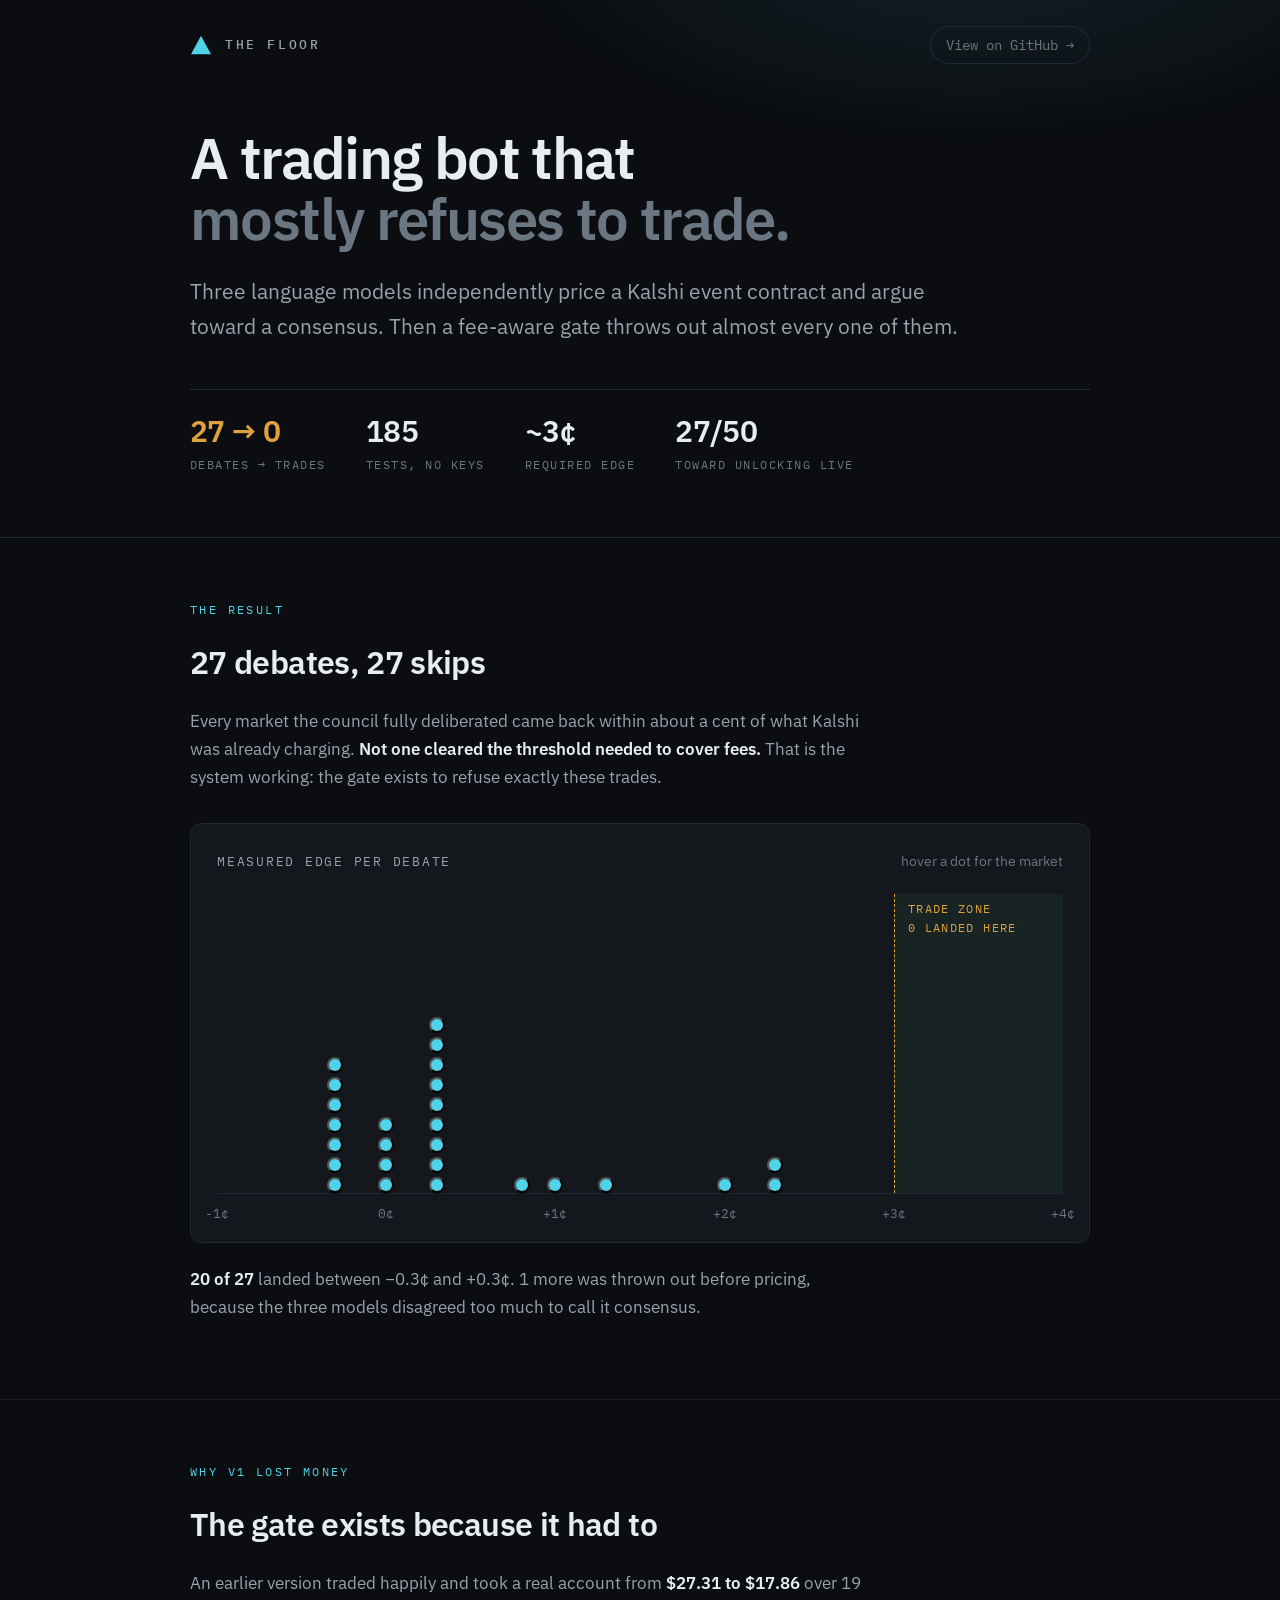
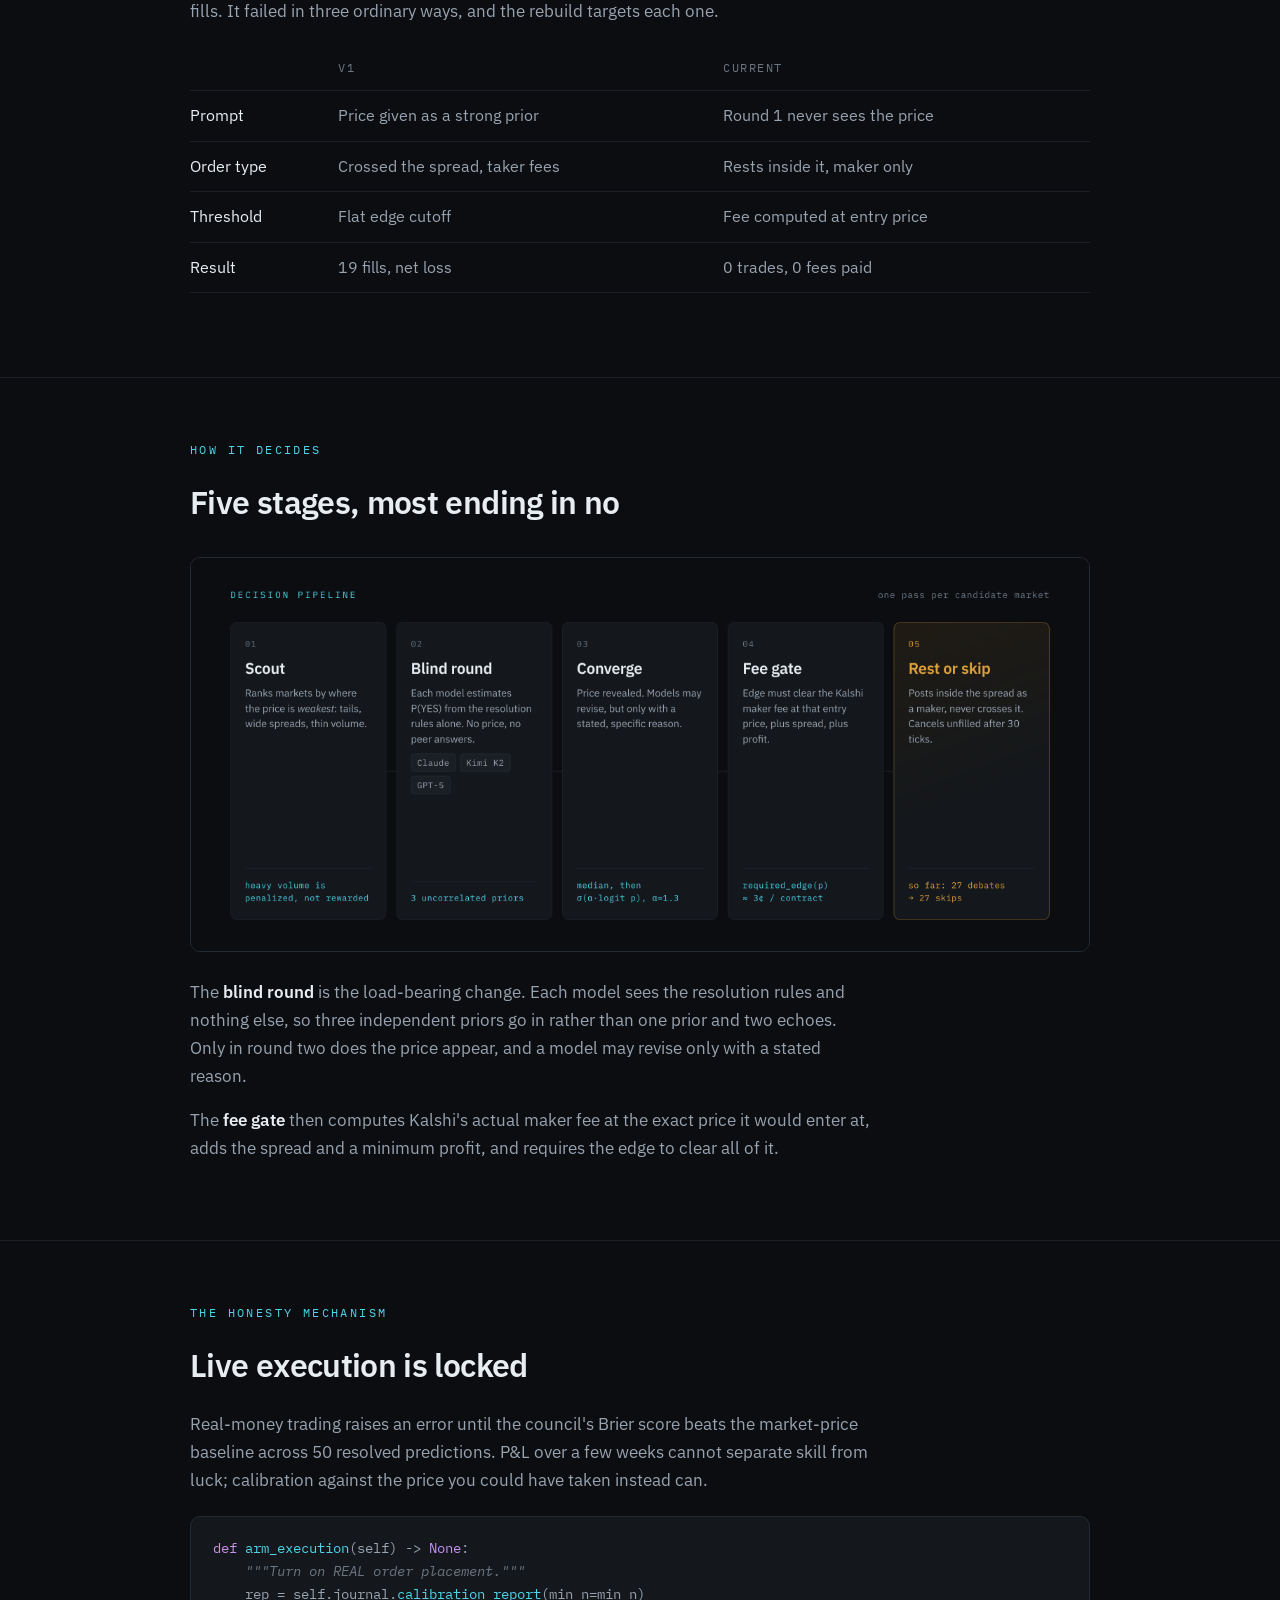
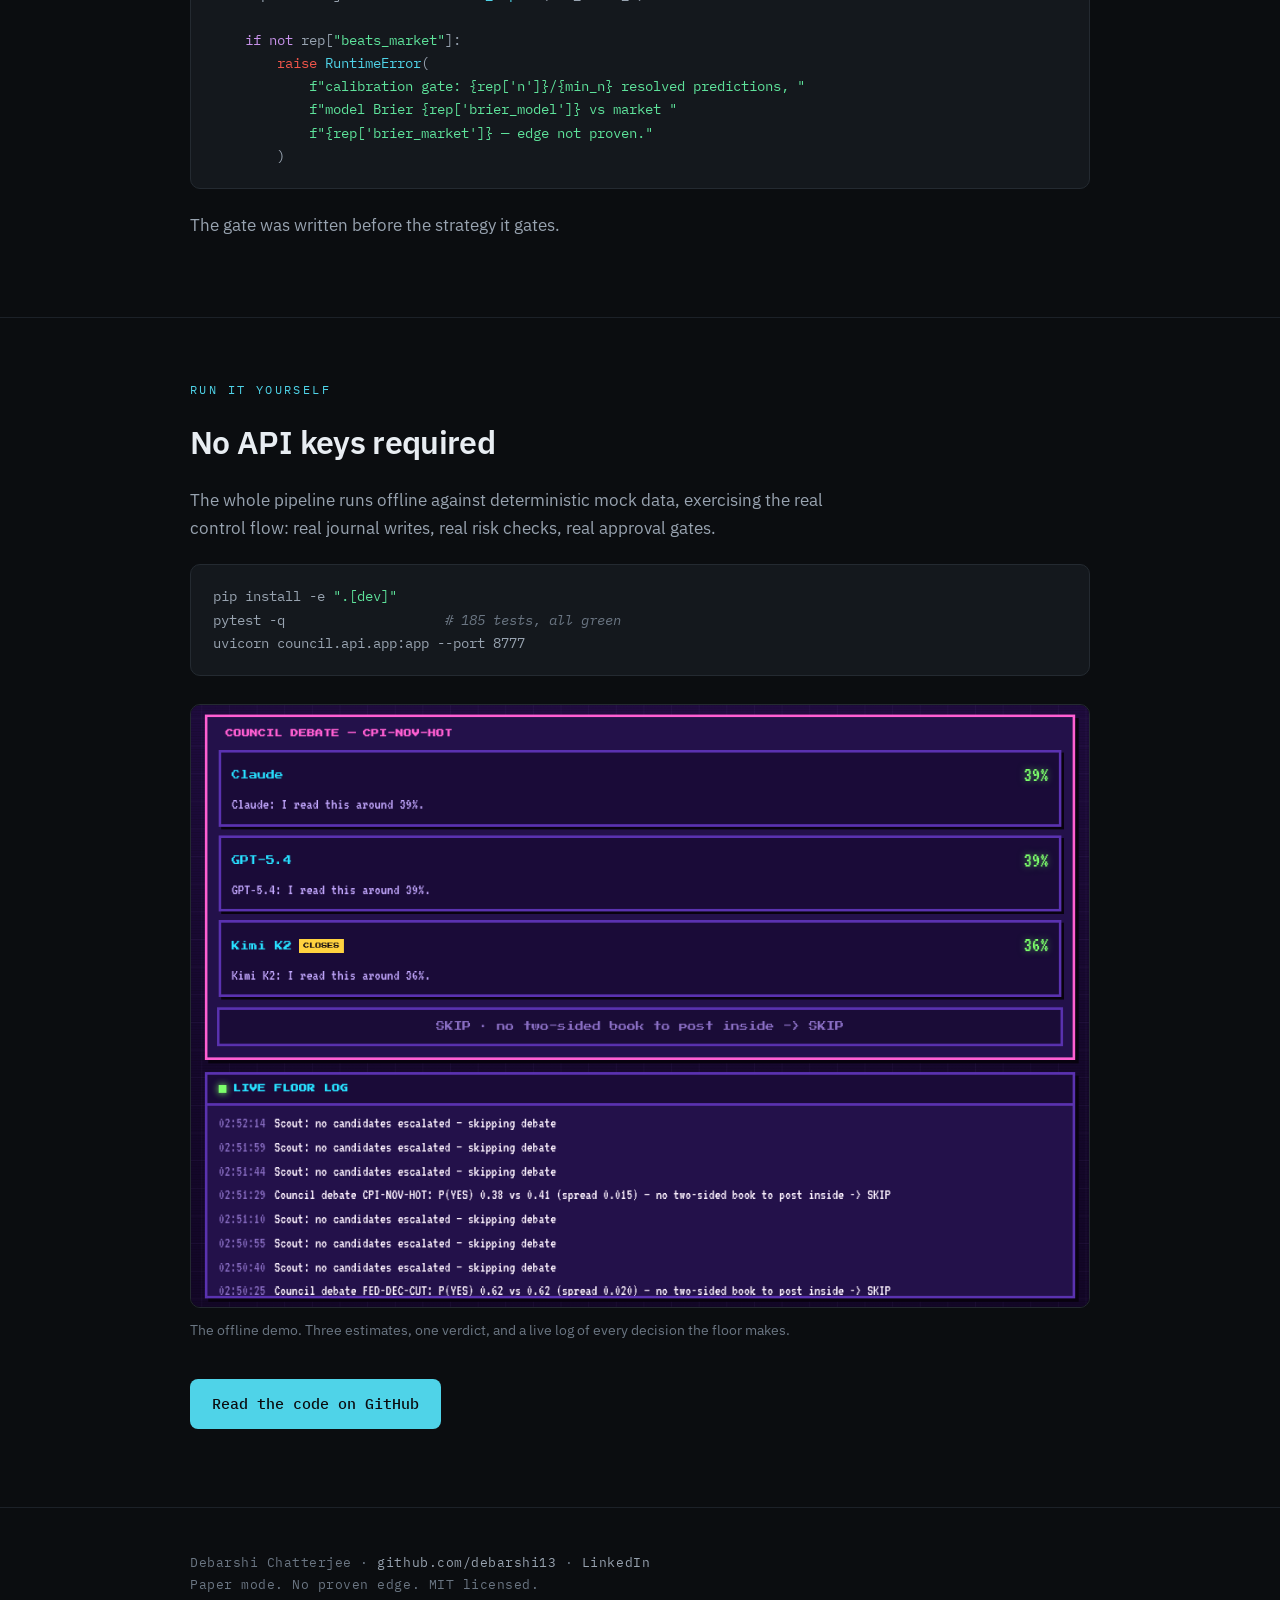
<file: docs/index.html>
<!doctype html>
<html lang="en">
<head>
<meta charset="utf-8">
<meta name="viewport" content="width=device-width, initial-scale=1">
<title>The Floor — a multi-model Kalshi council</title>
<meta name="description" content="Three LLMs price Kalshi event contracts. A fee-aware gate throws out almost every one. 27 debates, 27 skips.">
<meta property="og:title" content="The Floor — a trading bot that mostly refuses to trade">
<meta property="og:description" content="Three LLMs price Kalshi event contracts. A fee-aware gate throws out almost every one.">
<meta property="og:image" content="assets/social-card.png">
<meta property="og:type" content="website">
<meta name="twitter:card" content="summary_large_image">
<link rel="preconnect" href="https://fonts.googleapis.com">
<link rel="preconnect" href="https://fonts.gstatic.com" crossorigin>
<link rel="stylesheet" href="https://fonts.googleapis.com/css2?family=IBM+Plex+Sans:wght@400;500;600;700&family=IBM+Plex+Mono:wght@400;500&display=swap">
<link rel="icon" href="data:image/svg+xml,<svg xmlns='http://www.w3.org/2000/svg' viewBox='0 0 26 24'><path d='M1 23 L13 1 L25 23 Z' fill='%234FD3E8'/></svg>">
<style>
:root{
  --ground:#0B0D10; --panel:#14181D; --panel-2:#1A1F26;
  --rule:#242A31; --rule-soft:#1C2128;
  --ink:#E8EDF2; --ink-2:#98A3B0; --ink-3:#6B7683;
  --cyan:#4FD3E8; --amber:#E0A23C; --red:#F0554A; --green:#5EE39B;
  --sans:'IBM Plex Sans',system-ui,-apple-system,sans-serif;
  --mono:'IBM Plex Mono',ui-monospace,monospace;
}
*{box-sizing:border-box}
html{scroll-behavior:smooth}
body{
  margin:0;background:var(--ground);color:var(--ink);
  font-family:var(--sans);font-size:17px;line-height:1.65;
  -webkit-font-smoothing:antialiased;
}
.wrap{max-width:940px;margin:0 auto;padding:0 20px}
a{color:var(--cyan)}
code{font-family:var(--mono);font-size:.88em;background:var(--panel-2);
  border:1px solid var(--rule-soft);border-radius:4px;padding:2px 6px}

/* ── hero ── */
header{
  border-bottom:1px solid var(--rule);
  background:radial-gradient(760px 320px at 76% -10%,rgba(79,211,232,.10),transparent 62%);
  padding:26px 0 62px;
}
nav{display:flex;align-items:center;gap:13px;margin-bottom:64px}
nav svg{width:22px;height:20px}
nav .nm{font-family:var(--mono);font-size:13px;letter-spacing:.2em;
  text-transform:uppercase;color:var(--ink-2);font-weight:500}
nav .gh{margin-left:auto;font-family:var(--mono);font-size:13.5px;
  color:var(--ink-3);text-decoration:none;border:1px solid var(--rule);
  border-radius:999px;padding:7px 15px;transition:border-color .18s,color .18s}
nav .gh:hover,nav .gh:focus-visible{color:var(--cyan);border-color:var(--cyan)}
h1{font-size:clamp(36px,6vw,58px);line-height:1.05;letter-spacing:-.028em;
  font-weight:600;margin:0;text-wrap:balance}
h1 .dim{color:var(--ink-3)}
.lede{font-size:21px;color:var(--ink-2);margin:24px 0 0;max-width:60ch}
.kpis{display:flex;flex-wrap:wrap;gap:40px;margin-top:46px;
  padding-top:26px;border-top:1px solid var(--rule)}
.kpi .v{font-size:30px;font-weight:600;letter-spacing:-.02em;line-height:1;
  font-variant-numeric:tabular-nums}
.kpi .l{font-family:var(--mono);font-size:11.5px;letter-spacing:.13em;
  text-transform:uppercase;color:var(--ink-3);margin-top:10px}
.kpi.hl .v{color:var(--amber)}

/* ── sections ── */
section{padding:62px 0;border-bottom:1px solid var(--rule-soft)}
.eyebrow{font-family:var(--mono);font-size:12px;letter-spacing:.2em;
  text-transform:uppercase;color:var(--cyan);margin-bottom:16px}
h2{font-size:32px;font-weight:600;letter-spacing:-.02em;margin:0 0 18px;
  text-wrap:balance}
p{margin:0 0 16px;color:var(--ink-2);max-width:68ch}
p strong{color:var(--ink);font-weight:600}

/* ── interactive plot ── */
.figure{margin:32px 0 0;background:var(--panel);border:1px solid var(--rule);
  border-radius:12px;padding:26px 26px 18px}
.figtop{display:flex;align-items:baseline;gap:14px;margin-bottom:22px;flex-wrap:wrap}
.figtop .t{font-family:var(--mono);font-size:12.5px;letter-spacing:.14em;
  text-transform:uppercase;color:var(--ink-2)}
.figtop .hint{margin-left:auto;font-size:13.5px;color:var(--ink-3)}
.plot{position:relative;height:300px;border-bottom:1px solid var(--rule)}
.zone{position:absolute;top:0;bottom:0;left:80%;right:0;
  background:rgba(94,227,155,.05);border-left:1px dashed var(--amber)}
.zlab{position:absolute;left:calc(80% + 14px);top:6px;
  font-family:var(--mono);font-size:11.5px;letter-spacing:.12em;
  text-transform:uppercase;color:var(--amber);line-height:1.6}
.dot{position:absolute;width:16px;height:16px;border-radius:50%;
  background:var(--cyan);margin-left:-8px;box-shadow:0 0 0 2px var(--panel);
  cursor:pointer;transition:transform .14s ease,background .14s ease}
.dot:hover,.dot:focus-visible{transform:scale(1.42);background:#fff;outline:none;z-index:5}
.axis{position:relative;height:30px}
.tick{position:absolute;top:9px;transform:translateX(-50%);
  font-family:var(--mono);font-size:13px;color:var(--ink-3);
  font-variant-numeric:tabular-nums}
#tip{
  position:absolute;pointer-events:none;opacity:0;transition:opacity .13s;
  background:#05070A;border:1px solid var(--rule);border-radius:8px;
  padding:11px 13px;font-size:13px;line-height:1.55;z-index:10;
  max-width:290px;box-shadow:0 8px 26px rgba(0,0,0,.6);
}
#tip .ti{color:var(--ink);font-weight:500;margin-bottom:6px}
#tip .tr{font-family:var(--mono);font-size:12px;color:var(--ink-3);
  display:flex;justify-content:space-between;gap:18px}
#tip .tr b{color:var(--cyan);font-weight:400}
table{width:100%;border-collapse:collapse;margin:22px 0;font-size:15.5px}
th,td{text-align:left;padding:12px 14px 12px 0;border-bottom:1px solid var(--rule-soft)}
th{font-family:var(--mono);font-size:11.5px;letter-spacing:.13em;
  text-transform:uppercase;color:var(--ink-3);font-weight:400}
td{color:var(--ink-2)}
td:first-child{color:var(--ink)}
pre{background:var(--panel);border:1px solid var(--rule);border-radius:10px;
  padding:20px 22px;overflow-x:auto;font-family:var(--mono);font-size:14px;
  line-height:1.65;color:var(--ink-2);margin:22px 0}
pre .k{color:#C792EA} pre .f{color:var(--cyan)} pre .s{color:var(--green)}
pre .c{color:var(--ink-3);font-style:italic} pre .r{color:var(--red)}
figure{margin:28px 0 0}
figure img{width:100%;display:block;border:1px solid var(--rule);border-radius:10px}
figcaption{font-size:14px;color:var(--ink-3);margin-top:12px;line-height:1.55}
.cta{display:inline-flex;align-items:center;gap:10px;margin-top:8px;
  font-family:var(--mono);font-size:14.5px;text-decoration:none;color:var(--ground);
  background:var(--cyan);border-radius:8px;padding:13px 22px;font-weight:500;
  transition:filter .18s}
.cta:hover{filter:brightness(1.12)}
footer{padding:44px 0 70px;font-family:var(--mono);font-size:13px;
  color:var(--ink-3);letter-spacing:.04em}
footer a{color:var(--ink-2);text-decoration:none}
footer a:hover{color:var(--cyan)}
@media (prefers-reduced-motion:reduce){
  html{scroll-behavior:auto} *{transition:none!important}
}
@media (max-width:620px){
  .kpis{gap:26px} .plot{height:240px}
  .zlab{display:none} .figtop .hint{display:none}
}
</style>
</head>
<body>

<header>
  <div class="wrap">
    <nav>
      <svg viewBox="0 0 26 24" aria-hidden="true"><path d="M1 23 L13 1 L25 23 Z" fill="#4FD3E8"/></svg>
      <span class="nm">The Floor</span>
      <a class="gh" href="https://github.com/debarshi13/kalshi-llm-council">View on GitHub &rarr;</a>
    </nav>
    <h1>A trading bot that<br><span class="dim">mostly refuses to trade.</span></h1>
    <p class="lede">Three language models independently price a Kalshi event contract and argue
    toward a consensus. Then a fee-aware gate throws out almost every one of them.</p>
    <div class="kpis">
      <div class="kpi hl"><div class="v">27 &rarr; 0</div><div class="l">debates &rarr; trades</div></div>
      <div class="kpi"><div class="v">185</div><div class="l">tests, no keys</div></div>
      <div class="kpi"><div class="v">~3&cent;</div><div class="l">required edge</div></div>
      <div class="kpi"><div class="v">27/50</div><div class="l">toward unlocking live</div></div>
    </div>
  </div>
</header>

<section>
  <div class="wrap">
    <div class="eyebrow">The result</div>
    <h2>27 debates, 27 skips</h2>
    <p>Every market the council fully deliberated came back within about a cent of what Kalshi
    was already charging. <strong>Not one cleared the threshold needed to cover fees.</strong>
    That is the system working: the gate exists to refuse exactly these trades.</p>

    <div class="figure">
      <div class="figtop">
        <span class="t">Measured edge per debate</span>
        <span class="hint">hover a dot for the market</span>
      </div>
      <div class="plot" id="plot">
        <div class="zone"></div>
        <div class="zlab">Trade zone<br>0 landed here</div>
      </div>
      <div class="axis" id="axis"></div>
    </div>

    <p style="margin-top:22px"><strong>20 of 27</strong> landed between &minus;0.3&cent;
    and +0.3&cent;. 1 more was thrown out before pricing, because the three models
    disagreed too much to call it consensus.</p>
  </div>
</section>

<section>
  <div class="wrap">
    <div class="eyebrow">Why v1 lost money</div>
    <h2>The gate exists because it had to</h2>
    <p>An earlier version traded happily and took a real account from <strong>$27.31 to
    $17.86</strong> over 19 fills. It failed in three ordinary ways, and the rebuild targets
    each one.</p>
    <table>
      <thead><tr><th>&nbsp;</th><th>v1</th><th>Current</th></tr></thead>
      <tbody>
        <tr><td>Prompt</td><td>Price given as a strong prior</td><td>Round 1 never sees the price</td></tr>
        <tr><td>Order type</td><td>Crossed the spread, taker fees</td><td>Rests inside it, maker only</td></tr>
        <tr><td>Threshold</td><td>Flat edge cutoff</td><td>Fee computed at entry price</td></tr>
        <tr><td>Result</td><td>19 fills, net loss</td><td>0 trades, 0 fees paid</td></tr>
      </tbody>
    </table>
  </div>
</section>

<section>
  <div class="wrap">
    <div class="eyebrow">How it decides</div>
    <h2>Five stages, most ending in no</h2>
    <figure>
      <img src="assets/pipeline.png" alt="Pipeline: scout ranks weakly priced markets, three models estimate blind, they converge after seeing the price, a fee-aware gate checks the edge, then the bot rests an order or skips.">
    </figure>
    <p style="margin-top:26px">The <strong>blind round</strong> is the load-bearing change.
    Each model sees the resolution rules and nothing else, so three independent priors go in
    rather than one prior and two echoes. Only in round two does the price appear, and a model
    may revise only with a stated reason.</p>
    <p>The <strong>fee gate</strong> then computes Kalshi's actual maker fee at the exact price
    it would enter at, adds the spread and a minimum profit, and requires the edge to clear all
    of it.</p>
  </div>
</section>

<section>
  <div class="wrap">
    <div class="eyebrow">The honesty mechanism</div>
    <h2>Live execution is locked</h2>
    <p>Real-money trading raises an error until the council's Brier score beats the market-price
    baseline across 50 resolved predictions. P&amp;L over a few weeks cannot separate skill from
    luck; calibration against the price you could have taken instead can.</p>
<pre><span class="k">def</span> <span class="f">arm_execution</span>(self) -&gt; <span class="k">None</span>:
    <span class="c">"""Turn on REAL order placement."""</span>
    rep = self.journal.<span class="f">calibration_report</span>(min_n=min_n)

    <span class="k">if not</span> rep[<span class="s">"beats_market"</span>]:
        <span class="k r">raise</span> <span class="f">RuntimeError</span>(
            <span class="s">f"calibration gate: {rep['n']}/{min_n} resolved predictions, "</span>
            <span class="s">f"model Brier {rep['brier_model']} vs market "</span>
            <span class="s">f"{rep['brier_market']} — edge not proven."</span>
        )</pre>
    <p>The gate was written before the strategy it gates.</p>
  </div>
</section>

<section>
  <div class="wrap">
    <div class="eyebrow">Run it yourself</div>
    <h2>No API keys required</h2>
    <p>The whole pipeline runs offline against deterministic mock data, exercising the real
    control flow: real journal writes, real risk checks, real approval gates.</p>
<pre>pip install -e <span class="s">".[dev]"</span>
pytest -q                    <span class="c"># 185 tests, all green</span>
uvicorn council.api.app:app --port 8777</pre>
    <figure>
      <img src="assets/screenshot.png" alt="The Floor dashboard: a council debate on CPI-NOV-HOT with Claude at 39 percent, GPT-5.4 at 39 percent and Kimi K2 at 36 percent, ending in SKIP.">
      <figcaption>The offline demo. Three estimates, one verdict, and a live log of every
      decision the floor makes.</figcaption>
    </figure>
    <p style="margin-top:30px">
      <a class="cta" href="https://github.com/debarshi13/kalshi-llm-council">Read the code on GitHub</a>
    </p>
  </div>
</section>

<footer>
  <div class="wrap">
    Debarshi Chatterjee ·
    <a href="https://github.com/debarshi13">github.com/debarshi13</a> ·
    <a href="https://linkedin.com/in/debarshi-chatterjee">LinkedIn</a><br>
    <span style="color:var(--ink-3)">Paper mode. No proven edge. MIT licensed.</span>
  </div>
</footer>

<div id="tip" role="tooltip"></div>

<script>
const PTS = [{"e":0.8,"t":"Fed cuts rates in December?","s":"FED","mp":0.62,"cp":0.6123,"sp":0.028},{"e":1.0,"t":"Los Angeles D vs Minnesota Winner?","s":"KXMLBGAME","mp":0.6,"cp":0.58,"sp":0.0082},{"e":0.3,"t":"Chicago C vs New York M Winner?","s":"KXMLBGAME","mp":0.52,"cp":0.5233,"sp":0.0047},{"e":0.0,"t":"Arizona vs St. Louis Winner?","s":"KXMLBGAME","mp":0.57,"cp":0.56,"sp":0.0082},{"e":-0.3,"t":"Boston vs Colorado Winner?","s":"KXMLBGAME","mp":0.47,"cp":0.4667,"sp":0.0047},{"e":0.3,"t":"Philadelphia vs Washington Winner?","s":"KXMLBGAME","mp":0.57,"cp":0.5567,"sp":0.0125},{"e":0.3,"t":"Los Angeles D wins by over 1.5 runs?","s":"KXMLBSPREAD","mp":0.46,"cp":0.4567,"sp":0.0047},{"e":0.0,"t":"Chicago C wins by over 1.5 runs?","s":"KXMLBSPREAD","mp":0.41,"cp":0.41,"sp":0.0},{"e":0.0,"t":"Milwaukee vs Cincinnati Winner?","s":"KXMLBGAME","mp":0.61,"cp":0.6,"sp":0.0},{"e":-0.3,"t":"Los Angeles D vs Minnesota Total Runs?","s":"KXMLBTOTAL","mp":0.46,"cp":0.4633,"sp":0.0047},{"e":-0.3,"t":"Houston vs Toronto Winner?","s":"KXMLBGAME","mp":0.47,"cp":0.4667,"sp":0.0047},{"e":0.0,"t":"Houston vs Toronto Winner?","s":"KXMLBGAME","mp":0.54,"cp":0.54,"sp":0.0},{"e":0.3,"t":"Cleveland vs Chicago WS Winner?","s":"KXMLBGAME","mp":0.48,"cp":0.4767,"sp":0.0047},{"e":0.3,"t":"Atlanta vs San Diego Winner?","s":"KXMLBGAME","mp":0.52,"cp":0.5233,"sp":0.0047},{"e":0.3,"t":"Philadelphia vs Washington Winner?","s":"KXMLBGAME","mp":0.46,"cp":0.4633,"sp":0.0047},{"e":0.3,"t":"Los Angeles D vs Minnesota Winner?","s":"KXMLBGAME","mp":0.42,"cp":0.4233,"sp":0.0047},{"e":-0.3,"t":"Boston vs Colorado Total Runs?","s":"KXMLBTOTAL","mp":0.89,"cp":0.8867,"sp":0.0047},{"e":-0.3,"t":"Baltimore vs Los Angeles A Winner?","s":"KXMLBGAME","mp":0.41,"cp":0.4067,"sp":0.0047},{"e":2.0,"t":"November CPI above 3.2%?","s":"CPI","mp":0.41,"cp":0.39,"sp":0.0163},{"e":2.3,"t":"US govt shutdown before year end?","s":"GOVT","mp":0.18,"cp":0.2033,"sp":0.0125},{"e":1.3,"t":"US govt shutdown before year end?","s":"GOVT","mp":0.18,"cp":0.1933,"sp":0.0047},{"e":2.3,"t":"Fed cuts rates in December?","s":"FED","mp":0.62,"cp":0.5967,"sp":0.017},{"e":0.3,"t":"US govt shutdown before year end?","s":"GOVT","mp":0.18,"cp":0.1833,"sp":0.0047},{"e":-0.3,"t":"Bitcoin price on Jun 26, 2026?","s":"KXBTCD","mp":0.83,"cp":0.8733,"sp":0.0094},{"e":0.3,"t":"Bitcoin price on Jun 26, 2026?","s":"KXBTCD","mp":0.06,"cp":0.0567,"sp":0.0047},{"e":-0.3,"t":"Bitcoin price on Jun 26, 2026?","s":"KXBTCD","mp":0.05,"cp":0.0467,"sp":0.0047}];
const X_MIN = -1, X_MAX = 4, DOT = 16, GAP = 4;
const pct = v => (v - X_MIN) / (X_MAX - X_MIN) * 100;
const plot = document.getElementById('plot');
const tip = document.getElementById('tip');
const cents = v => (v >= 0 ? '+' : '') + v.toFixed(1) + '\u00a2';

// stack dots sharing an edge value so none overlap
const stack = new Map();
PTS.slice().sort((a, b) => a.e - b.e).forEach(p => {
  const i = stack.get(p.e) || 0;
  stack.set(p.e, i + 1);
  const d = document.createElement('button');
  d.className = 'dot';
  d.style.left = pct(p.e) + '%';
  d.style.bottom = (i * (DOT + GAP)) + 'px';
  d.setAttribute('aria-label',
    `${p.t} — edge ${cents(p.e)}, skipped`);
  const show = () => {
    tip.innerHTML =
      `<div class="ti">${p.t}</div>` +
      `<div class="tr"><span>measured edge</span><b>${cents(p.e)}</b></div>` +
      (p.mp != null ? `<div class="tr"><span>market price</span><b>${Math.round(p.mp*100)}\u00a2</b></div>` : '') +
      (p.cp != null ? `<div class="tr"><span>council P(YES)</span><b>${Math.round(p.cp*100)}%</b></div>` : '') +
      `<div class="tr"><span>decision</span><b>SKIP</b></div>`;
    const r = d.getBoundingClientRect();
    tip.style.opacity = '1';
    const tw = tip.offsetWidth;
    let x = r.left + window.scrollX + r.width / 2 - tw / 2;
    x = Math.max(12, Math.min(x, document.documentElement.clientWidth - tw - 12));
    tip.style.left = x + 'px';
    tip.style.top = (r.top + window.scrollY - tip.offsetHeight - 12) + 'px';
  };
  const hide = () => { tip.style.opacity = '0'; };
  d.addEventListener('mouseenter', show);
  d.addEventListener('focus', show);
  d.addEventListener('mouseleave', hide);
  d.addEventListener('blur', hide);
  plot.appendChild(d);
});

const axis = document.getElementById('axis');
for (let v = X_MIN; v <= X_MAX; v++) {
  const t = document.createElement('span');
  t.className = 'tick';
  t.style.left = pct(v) + '%';
  t.textContent = (v > 0 ? '+' : '') + v + '\u00a2';
  axis.appendChild(t);
}
</script>
</body>
</html>
</file>
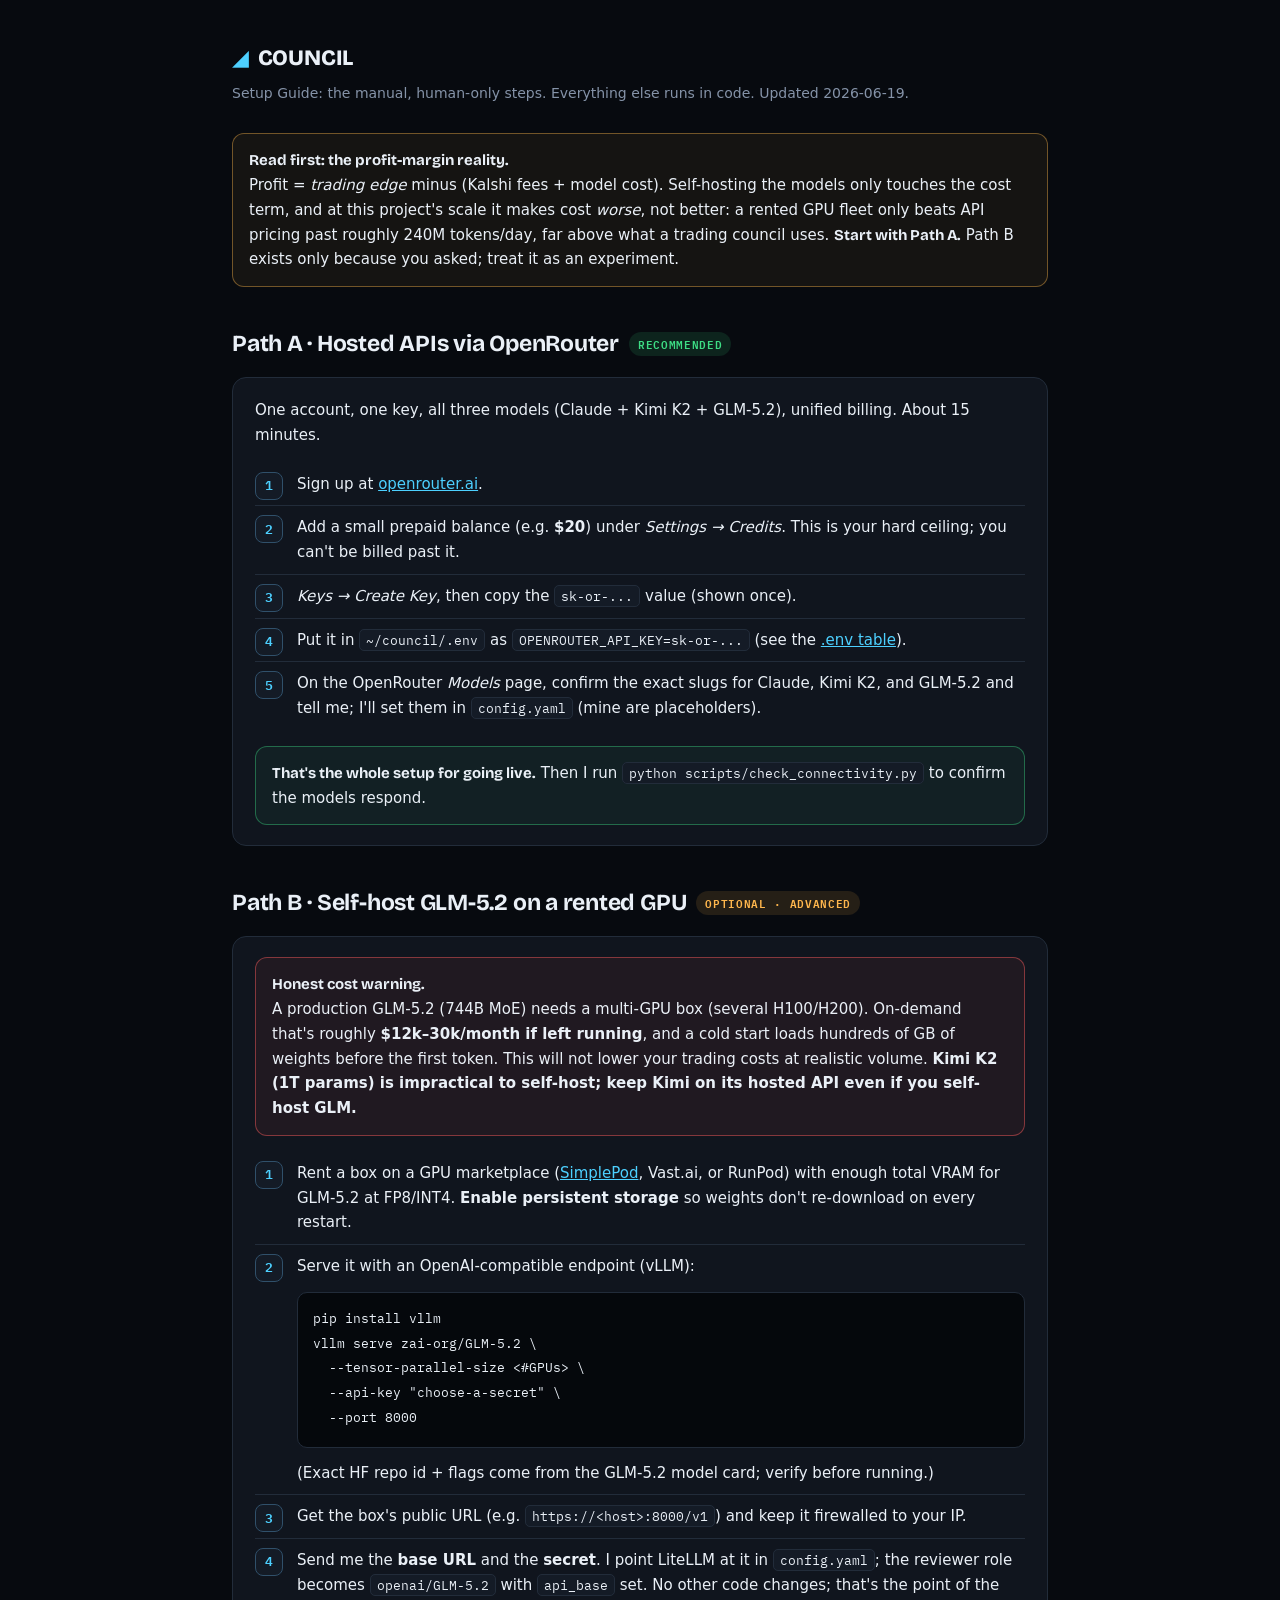
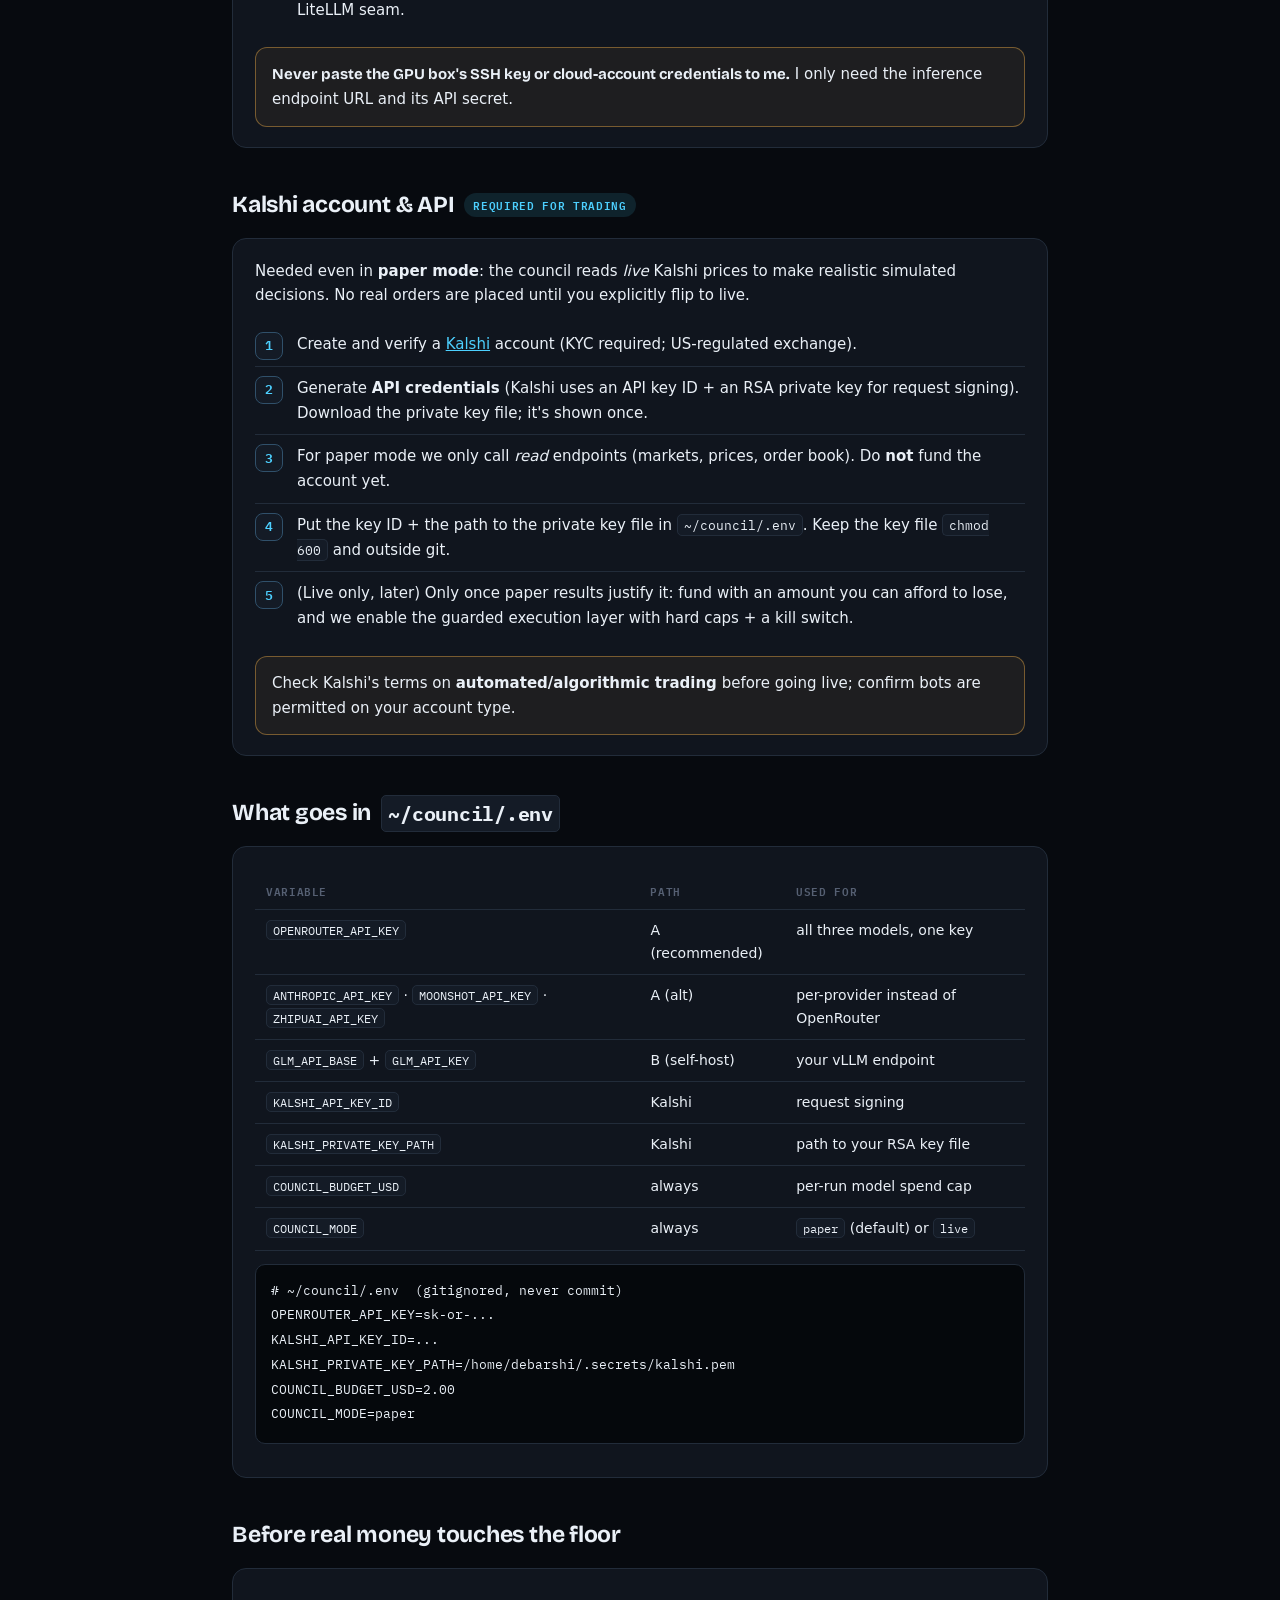
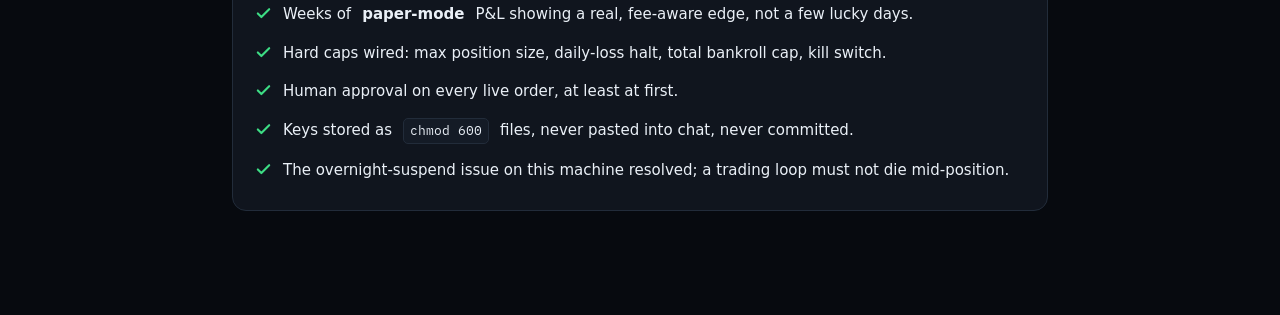
<file: docs/setup-guide.html>
<!DOCTYPE html>
<html lang="en">
<head>
<meta charset="utf-8" />
<meta name="viewport" content="width=device-width, initial-scale=1" />
<title>Council · Setup Guide</title>
<link rel="preconnect" href="https://fonts.googleapis.com">
<link rel="preconnect" href="https://fonts.gstatic.com" crossorigin>
<link href="https://fonts.googleapis.com/css2?family=Bricolage+Grotesque:opsz,wght@12..96,500..800&family=IBM+Plex+Mono:wght@400;500;600&display=swap" rel="stylesheet">
<style>
  :root{
    --bg:#070a0f;--panel:#10151e;--panel2:#141b26;--line:#222c3a;--line2:#30506a;
    --ink:#eaf0f7;--muted:#8593a8;--faint:#566073;
    --accent:#4dd0ff;--up:#3ddc84;--down:#ff5d5d;--pending:#ffb74d;
    --mono:"IBM Plex Mono",ui-monospace,monospace;--disp:"Bricolage Grotesque",ui-sans-serif,system-ui,sans-serif;
  }
  *{box-sizing:border-box}
  body{margin:0;background:var(--bg);color:var(--ink);
    font:15px/1.65 ui-sans-serif,system-ui,-apple-system,"Segoe UI",sans-serif}
  .wrap{max-width:860px;margin:0 auto;padding:40px 22px 90px}
  a{color:var(--accent)}
  code{font-family:var(--mono);font-size:.88em;background:var(--panel2);border:1px solid var(--line);border-radius:5px;padding:1px 6px}
  pre{background:#05080c;border:1px solid var(--line);border-radius:10px;padding:15px;overflow:auto;margin:13px 0}
  pre code{background:none;border:none;padding:0;font-size:13px;line-height:1.6}

  header{display:flex;align-items:center;gap:11px;margin-bottom:6px}
  .logo{font-family:var(--disp);font-weight:800;font-size:22px;letter-spacing:-.01em;display:flex;align-items:center;gap:9px}
  .logo b{color:var(--accent)}
  .sub{color:var(--muted);font-size:14px;margin:0 0 28px}
  h2{font-family:var(--disp);font-weight:700;font-size:23px;letter-spacing:-.01em;margin:38px 0 6px;display:flex;align-items:center;gap:10px;flex-wrap:wrap}
  .tag{font-family:var(--mono);font-size:11px;font-weight:600;letter-spacing:.06em;padding:3px 9px;border-radius:999px}
  .rec{color:var(--up);background:rgba(61,220,132,.12)}
  .opt{color:var(--pending);background:rgba(255,183,77,.12)}
  .req{color:var(--accent);background:rgba(77,208,255,.12)}

  .card{background:var(--panel);border:1px solid var(--line);border-radius:14px;padding:20px 22px;margin:14px 0}
  .callout{border:1px solid rgba(255,183,77,.4);background:rgba(255,183,77,.06);border-radius:12px;padding:14px 16px;margin:16px 0}
  .callout.danger{border-color:rgba(255,93,93,.45);background:rgba(255,93,93,.07)}
  .callout.ok{border-color:rgba(61,220,132,.4);background:rgba(61,220,132,.06)}
  .callout strong{font-family:var(--disp)}

  ol{padding-left:0;list-style:none;counter-reset:s;margin:6px 0 0}
  ol li{counter-increment:s;position:relative;padding:9px 0 9px 42px;border-bottom:1px solid var(--line)}
  ol li:last-child{border-bottom:none}
  ol li::before{content:counter(s);position:absolute;left:0;top:9px;width:26px;height:26px;
    font-family:var(--mono);font-size:13px;font-weight:600;color:var(--accent);
    background:var(--panel2);border:1px solid var(--line2);border-radius:8px;display:grid;place-items:center}
  ol li b{color:var(--ink)}

  table{border-collapse:collapse;width:100%;margin:6px 0;font-size:14px}
  th,td{border-bottom:1px solid var(--line);padding:9px 11px;text-align:left;vertical-align:top}
  th{font-family:var(--mono);font-size:10.5px;text-transform:uppercase;letter-spacing:.06em;color:var(--faint);font-weight:600}
  td code{white-space:nowrap}
  .chk{list-style:none;padding:0;margin:6px 0 0}
  .chk li{display:flex;gap:11px;align-items:flex-start;padding:7px 0}
  .chk svg{flex:0 0 auto;color:var(--up);margin-top:3px}
</style>
</head>
<body>
<div class="wrap">
  <header><span class="logo"><b>◢</b> COUNCIL</span></header>
  <p class="sub">Setup Guide: the manual, human-only steps. Everything else runs in code. Updated 2026-06-19.</p>

  <div class="callout">
    <strong>Read first: the profit-margin reality.</strong><br>
    Profit = <em>trading edge</em> minus (Kalshi fees + model cost). Self-hosting the models only touches the
    cost term, and at this project's scale it makes cost <em>worse</em>, not better: a rented GPU fleet only
    beats API pricing past roughly 240M tokens/day, far above what a trading council uses.
    <strong>Start with Path A.</strong> Path B exists only because you asked; treat it as an experiment.
  </div>

  <h2>Path A · Hosted APIs via OpenRouter <span class="tag rec">RECOMMENDED</span></h2>
  <div class="card">
    <p style="margin-top:0">One account, one key, all three models (Claude + Kimi K2 + GLM-5.2), unified billing. About 15 minutes.</p>
    <ol>
      <li>Sign up at <a href="https://openrouter.ai" target="_blank" rel="noopener">openrouter.ai</a>.</li>
      <li>Add a small prepaid balance (e.g. <b>$20</b>) under <em>Settings → Credits</em>. This is your hard ceiling; you can't be billed past it.</li>
      <li><em>Keys → Create Key</em>, then copy the <code>sk-or-...</code> value (shown once).</li>
      <li>Put it in <code>~/council/.env</code> as <code>OPENROUTER_API_KEY=sk-or-...</code> (see the <a href="#env">.env table</a>).</li>
      <li>On the OpenRouter <em>Models</em> page, confirm the exact slugs for Claude, Kimi K2, and GLM-5.2 and tell me; I'll set them in <code>config.yaml</code> (mine are placeholders).</li>
    </ol>
    <div class="callout ok" style="margin-bottom:0"><strong>That's the whole setup for going live.</strong> Then I run <code>python scripts/check_connectivity.py</code> to confirm the models respond.</div>
  </div>

  <h2>Path B · Self-host GLM-5.2 on a rented GPU <span class="tag opt">OPTIONAL · ADVANCED</span></h2>
  <div class="card">
    <div class="callout danger" style="margin-top:0">
      <strong>Honest cost warning.</strong><br>
      A production GLM-5.2 (744B MoE) needs a multi-GPU box (several H100/H200). On-demand that's roughly
      <b>$12k–30k/month if left running</b>, and a cold start loads hundreds of GB of weights before the first token.
      This will not lower your trading costs at realistic volume. <b>Kimi K2 (1T params) is impractical to self-host;
      keep Kimi on its hosted API even if you self-host GLM.</b>
    </div>
    <ol>
      <li>Rent a box on a GPU marketplace (<a href="https://simplepod.ai/pricing" target="_blank" rel="noopener">SimplePod</a>, Vast.ai, or RunPod) with enough total VRAM for GLM-5.2 at FP8/INT4. <b>Enable persistent storage</b> so weights don't re-download on every restart.</li>
      <li>Serve it with an OpenAI-compatible endpoint (vLLM):
        <pre><code>pip install vllm
vllm serve zai-org/GLM-5.2 \
  --tensor-parallel-size &lt;#GPUs&gt; \
  --api-key "choose-a-secret" \
  --port 8000</code></pre>
        (Exact HF repo id + flags come from the GLM-5.2 model card; verify before running.)
      </li>
      <li>Get the box's public URL (e.g. <code>https://&lt;host&gt;:8000/v1</code>) and keep it firewalled to your IP.</li>
      <li>Send me the <b>base URL</b> and the <b>secret</b>. I point LiteLLM at it in <code>config.yaml</code>; the reviewer role becomes <code>openai/GLM-5.2</code> with <code>api_base</code> set. No other code changes; that's the point of the LiteLLM seam.</li>
    </ol>
    <div class="callout" style="margin-bottom:0"><strong>Never paste the GPU box's SSH key or cloud-account credentials to me.</strong> I only need the inference endpoint URL and its API secret.</div>
  </div>

  <h2>Kalshi account &amp; API <span class="tag req">REQUIRED FOR TRADING</span></h2>
  <div class="card">
    <p style="margin-top:0">Needed even in <b>paper mode</b>: the council reads <em>live</em> Kalshi prices to make realistic simulated decisions. No real orders are placed until you explicitly flip to live.</p>
    <ol>
      <li>Create and verify a <a href="https://kalshi.com" target="_blank" rel="noopener">Kalshi</a> account (KYC required; US-regulated exchange).</li>
      <li>Generate <b>API credentials</b> (Kalshi uses an API key ID + an RSA private key for request signing). Download the private key file; it's shown once.</li>
      <li>For paper mode we only call <em>read</em> endpoints (markets, prices, order book). Do <b>not</b> fund the account yet.</li>
      <li>Put the key ID + the path to the private key file in <code>~/council/.env</code>. Keep the key file <code>chmod 600</code> and outside git.</li>
      <li>(Live only, later) Only once paper results justify it: fund with an amount you can afford to lose, and we enable the guarded execution layer with hard caps + a kill switch.</li>
    </ol>
    <div class="callout" style="margin-bottom:0">Check Kalshi's terms on <b>automated/algorithmic trading</b> before going live; confirm bots are permitted on your account type.</div>
  </div>

  <h2 id="env">What goes in <code>~/council/.env</code></h2>
  <div class="card">
    <table>
      <tr><th>Variable</th><th>Path</th><th>Used for</th></tr>
      <tr><td><code>OPENROUTER_API_KEY</code></td><td>A (recommended)</td><td>all three models, one key</td></tr>
      <tr><td><code>ANTHROPIC_API_KEY</code> · <code>MOONSHOT_API_KEY</code> · <code>ZHIPUAI_API_KEY</code></td><td>A (alt)</td><td>per-provider instead of OpenRouter</td></tr>
      <tr><td><code>GLM_API_BASE</code> + <code>GLM_API_KEY</code></td><td>B (self-host)</td><td>your vLLM endpoint</td></tr>
      <tr><td><code>KALSHI_API_KEY_ID</code></td><td>Kalshi</td><td>request signing</td></tr>
      <tr><td><code>KALSHI_PRIVATE_KEY_PATH</code></td><td>Kalshi</td><td>path to your RSA key file</td></tr>
      <tr><td><code>COUNCIL_BUDGET_USD</code></td><td>always</td><td>per-run model spend cap</td></tr>
      <tr><td><code>COUNCIL_MODE</code></td><td>always</td><td><code>paper</code> (default) or <code>live</code></td></tr>
    </table>
    <pre><code># ~/council/.env  (gitignored, never commit)
OPENROUTER_API_KEY=sk-or-...
KALSHI_API_KEY_ID=...
KALSHI_PRIVATE_KEY_PATH=/home/debarshi/.secrets/kalshi.pem
COUNCIL_BUDGET_USD=2.00
COUNCIL_MODE=paper</code></pre>
  </div>

  <h2>Before real money touches the floor</h2>
  <div class="card">
    <ul class="chk">
      <li><svg width="17" height="17" viewBox="0 0 24 24" fill="none" stroke="currentColor" stroke-width="3" stroke-linecap="round" stroke-linejoin="round"><path d="M20 6 9 17l-5-5"/></svg> Weeks of <b>paper-mode</b> P&amp;L showing a real, fee-aware edge, not a few lucky days.</li>
      <li><svg width="17" height="17" viewBox="0 0 24 24" fill="none" stroke="currentColor" stroke-width="3" stroke-linecap="round" stroke-linejoin="round"><path d="M20 6 9 17l-5-5"/></svg> Hard caps wired: max position size, daily-loss halt, total bankroll cap, kill switch.</li>
      <li><svg width="17" height="17" viewBox="0 0 24 24" fill="none" stroke="currentColor" stroke-width="3" stroke-linecap="round" stroke-linejoin="round"><path d="M20 6 9 17l-5-5"/></svg> Human approval on every live order, at least at first.</li>
      <li><svg width="17" height="17" viewBox="0 0 24 24" fill="none" stroke="currentColor" stroke-width="3" stroke-linecap="round" stroke-linejoin="round"><path d="M20 6 9 17l-5-5"/></svg> Keys stored as <code>chmod 600</code> files, never pasted into chat, never committed.</li>
      <li><svg width="17" height="17" viewBox="0 0 24 24" fill="none" stroke="currentColor" stroke-width="3" stroke-linecap="round" stroke-linejoin="round"><path d="M20 6 9 17l-5-5"/></svg> The overnight-suspend issue on this machine resolved; a trading loop must not die mid-position.</li>
    </ul>
  </div>
</div>
</body>
</html>
</file>
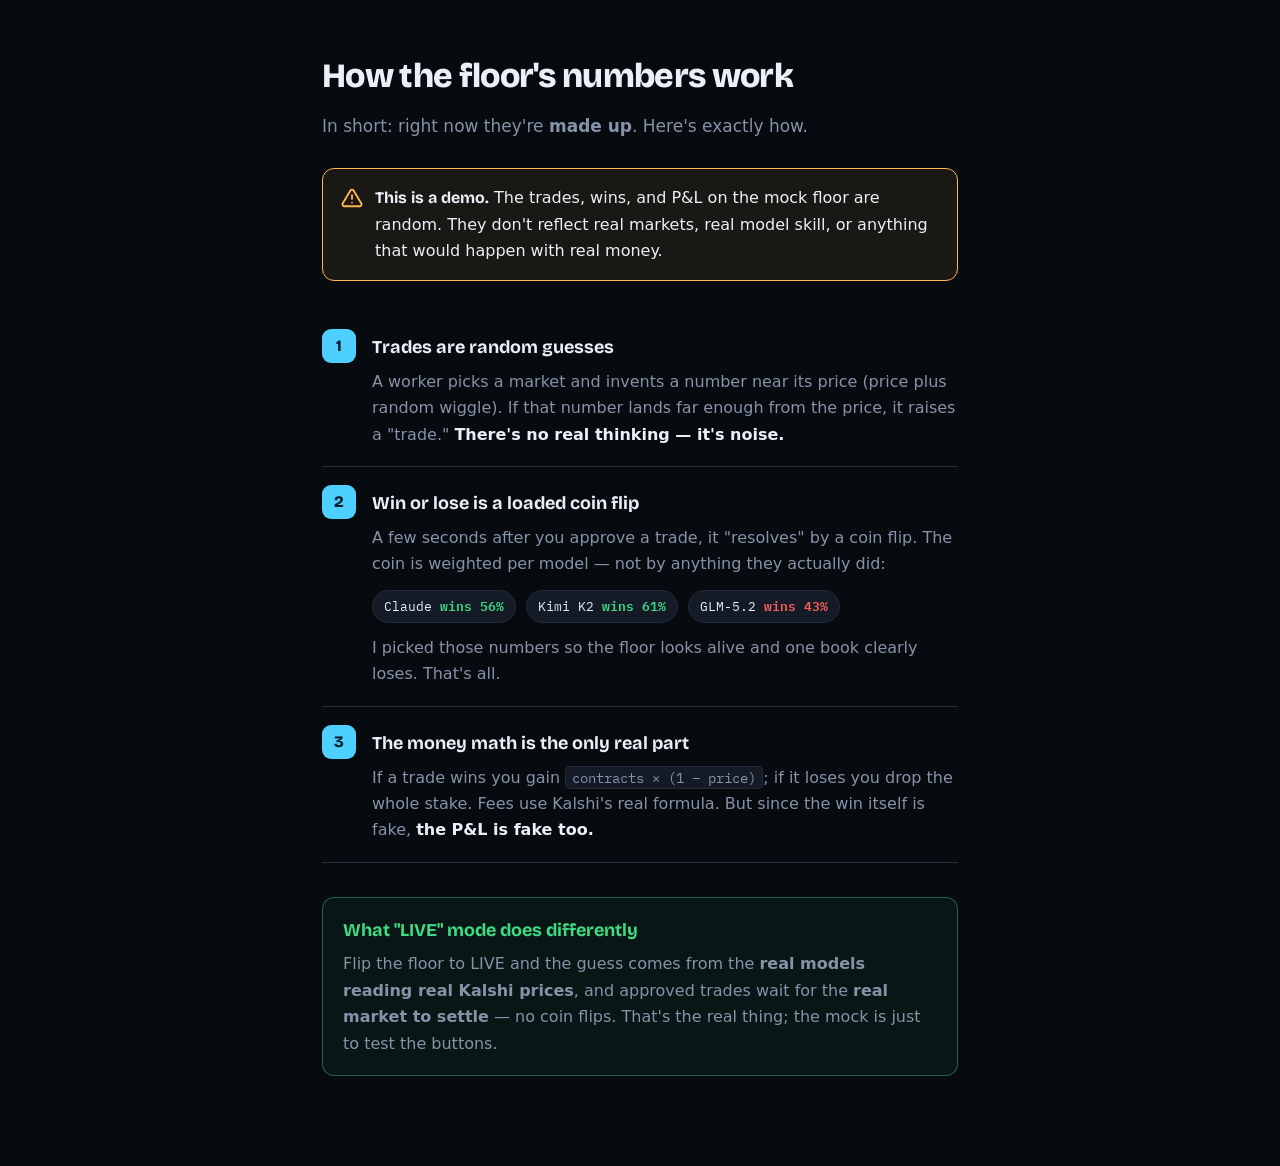
<file: web/how-it-works.html>
<!DOCTYPE html>
<html lang="en">
<head>
<meta charset="utf-8" />
<meta name="viewport" content="width=device-width, initial-scale=1" />
<title>How the mock floor works</title>
<link rel="preconnect" href="https://fonts.googleapis.com">
<link rel="preconnect" href="https://fonts.gstatic.com" crossorigin>
<link href="https://fonts.googleapis.com/css2?family=Bricolage+Grotesque:opsz,wght@12..96,500..800&family=IBM+Plex+Mono:wght@400;500;600&display=swap" rel="stylesheet">
<style>
  :root{
    --bg:#070a0f;--panel:#10151e;--line:#222c3a;--ink:#eaf0f7;--muted:#8593a8;--faint:#566073;
    --accent:#4dd0ff;--up:#3ddc84;--down:#ff5d5d;--warn:#ffb74d;
    --mono:"IBM Plex Mono",ui-monospace,monospace;--disp:"Bricolage Grotesque",ui-sans-serif,system-ui,sans-serif;
  }
  *{box-sizing:border-box}
  body{margin:0;background:var(--bg);color:var(--ink);
    font:16px/1.65 ui-sans-serif,system-ui,-apple-system,"Segoe UI",sans-serif}
  .wrap{max-width:680px;margin:0 auto;padding:48px 22px 90px}
  h1{font-family:var(--disp);font-weight:800;font-size:34px;letter-spacing:-.02em;margin:0 0 8px}
  .lede{color:var(--muted);font-size:17px;margin:0 0 28px}
  code{font-family:var(--mono);font-size:.9em;background:#141b26;border:1px solid var(--line);border-radius:5px;padding:1px 6px}

  .banner{display:flex;gap:12px;align-items:flex-start;border:1px solid var(--warn);background:rgba(255,183,77,.08);
    border-radius:12px;padding:16px 18px;margin:0 0 30px}
  .banner svg{flex:0 0 auto;color:var(--warn);margin-top:2px}
  .banner b{font-family:var(--disp)}

  .step{display:flex;gap:16px;padding:18px 0;border-bottom:1px solid var(--line)}
  .n{flex:0 0 auto;width:34px;height:34px;border-radius:9px;display:grid;place-items:center;
    font-family:var(--disp);font-weight:800;font-size:16px;color:#06222c;background:var(--accent)}
  .step h2{font-family:var(--disp);font-weight:700;font-size:18px;margin:4px 0 6px}
  .step p{margin:0;color:var(--muted)}
  .step p b{color:var(--ink);font-weight:600}

  .odds{display:flex;gap:10px;margin-top:12px;flex-wrap:wrap}
  .chip{font-family:var(--mono);font-size:13px;padding:5px 11px;border-radius:999px;border:1px solid var(--line);background:#141b26}
  .chip b{font-weight:600}
  .win{color:var(--up)} .lose{color:var(--down)}

  .live{border:1px solid rgba(61,220,132,.4);background:rgba(61,220,132,.06);border-radius:12px;padding:18px 20px;margin-top:34px}
  .live h2{font-family:var(--disp);font-weight:700;font-size:18px;margin:0 0 6px;color:var(--up)}
  .live p{margin:0;color:var(--muted)}
</style>
</head>
<body>
<div class="wrap">
  <h1>How the floor's numbers work</h1>
  <p class="lede">In short: right now they're <b>made up</b>. Here's exactly how.</p>

  <div class="banner">
    <svg width="22" height="22" viewBox="0 0 24 24" fill="none" stroke="currentColor" stroke-width="2" stroke-linecap="round" stroke-linejoin="round" aria-hidden="true"><path d="M10.29 3.86 1.82 18a2 2 0 0 0 1.71 3h16.94a2 2 0 0 0 1.71-3L13.71 3.86a2 2 0 0 0-3.42 0z"/><line x1="12" y1="9" x2="12" y2="13"/><line x1="12" y1="17" x2="12.01" y2="17"/></svg>
    <div><b>This is a demo.</b> The trades, wins, and P&amp;L on the mock floor are random. They don't reflect real markets, real model skill, or anything that would happen with real money.</div>
  </div>

  <div class="step">
    <div class="n">1</div>
    <div>
      <h2>Trades are random guesses</h2>
      <p>A worker picks a market and invents a number near its price (price plus random wiggle). If that number lands far enough from the price, it raises a "trade." <b>There's no real thinking — it's noise.</b></p>
    </div>
  </div>

  <div class="step">
    <div class="n">2</div>
    <div>
      <h2>Win or lose is a loaded coin flip</h2>
      <p>A few seconds after you approve a trade, it "resolves" by a coin flip. The coin is weighted per model — not by anything they actually did:</p>
      <div class="odds">
        <span class="chip">Claude <b class="win">wins 56%</b></span>
        <span class="chip">Kimi K2 <b class="win">wins 61%</b></span>
        <span class="chip">GLM-5.2 <b class="lose">wins 43%</b></span>
      </div>
      <p style="margin-top:12px">I picked those numbers so the floor looks alive and one book clearly loses. That's all.</p>
    </div>
  </div>

  <div class="step">
    <div class="n">3</div>
    <div>
      <h2>The money math is the only real part</h2>
      <p>If a trade wins you gain <code>contracts × (1 − price)</code>; if it loses you drop the whole stake. Fees use Kalshi's real formula. But since the win itself is fake, <b>the P&amp;L is fake too.</b></p>
    </div>
  </div>

  <div class="live">
    <h2>What "LIVE" mode does differently</h2>
    <p>Flip the floor to LIVE and the guess comes from the <b>real models reading real Kalshi prices</b>, and approved trades wait for the <b>real market to settle</b> — no coin flips. That's the real thing; the mock is just to test the buttons.</p>
  </div>
</div>
</body>
</html>
</file>
